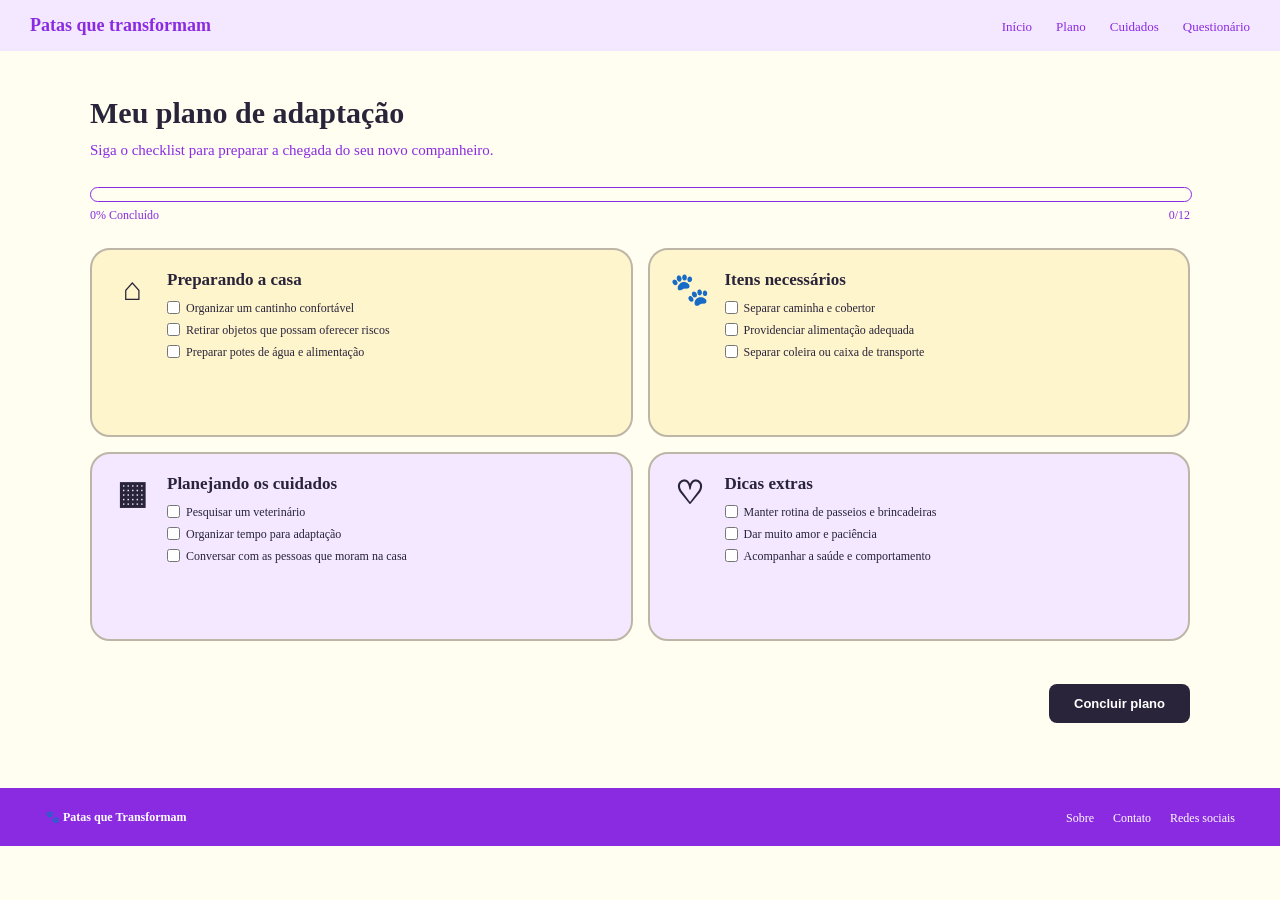
<file: plano.html>
<!DOCTYPE html>
<html lang="pt-br">
<head>
    <meta charset="UTF-8">
    <title>Plano</title>
    <link rel="stylesheet" href="styles.css">

</head>

<body>
    <header>
        <h2>Patas que transformam</h2>

        <nav>
            <a href="index.html">Início</a>
            <a href="plano.html">Plano</a>
            <a href="cuidados.html">Cuidados</a>
            <a href="questionario.html">Questionário</a>
        </nav>
    </header>

    

</body>
</html>

<main>

    <section id="area-plano">

        <!-- Titulo da pagina -->
        <div class="titulo-plano">
            <h1>Meu plano de adaptação</h1>

            <p>
                Siga o checklist para preparar a chegada do seu novo companheiro.
            </p>
        </div>

        <!-- Barra de progresso -->
        <div class="progresso-plano">

            <div class="barra-plano-fundo">
                <div id="barra-plano"></div>
            </div>

            <div class="informacao-progresso">
                <span id="texto-porcentagem">0% Concluído</span>
                <span id="texto-itens">0/12</span>
            </div>

        </div>

        <!-- Cartoes do checklist -->
        <div class="cartoes-plano">

            <!-- Preparando a casa -->
            <div class="cartao-plano cartao-amarelo">

                <div class="icone-plano">⌂</div>

                <div class="conteudo-cartao">

                    <h2>Preparando a casa</h2>

                    <label>
                        <input type="checkbox" class="item-plano">
                        Organizar um cantinho confortável
                    </label>

                    <label>
                        <input type="checkbox" class="item-plano">
                        Retirar objetos que possam oferecer riscos
                    </label>

                    <label>
                        <input type="checkbox" class="item-plano">
                        Preparar potes de água e alimentação
                    </label>

                </div>

            </div>

            <!-- Itens necessários -->
            <div class="cartao-plano cartao-amarelo">

                <div class="icone-plano">🐾</div>

                <div class="conteudo-cartao">

                    <h2>Itens necessários</h2>

                    <label>
                        <input type="checkbox" class="item-plano">
                        Separar caminha e cobertor
                    </label>

                    <label>
                        <input type="checkbox" class="item-plano">
                        Providenciar alimentação adequada
                    </label>

                    <label>
                        <input type="checkbox" class="item-plano">
                        Separar coleira ou caixa de transporte
                    </label>

                </div>

            </div>

            <!-- Planejando os cuidados -->
            <div class="cartao-plano cartao-lilas">

                <div class="icone-plano">▦</div>

                <div class="conteudo-cartao">

                    <h2>Planejando os cuidados</h2>

                    <label>
                        <input type="checkbox" class="item-plano">
                        Pesquisar um veterinário
                    </label>

                    <label>
                        <input type="checkbox" class="item-plano">
                        Organizar tempo para adaptação
                    </label>

                    <label>
                        <input type="checkbox" class="item-plano">
                        Conversar com as pessoas que moram na casa
                    </label>

                </div>

            </div>

            <!-- Dicas extras -->
            <div class="cartao-plano cartao-lilas">

                <div class="icone-plano">♡</div>

                <div class="conteudo-cartao">

                    <h2>Dicas extras</h2>

                    <label>
                        <input type="checkbox" class="item-plano">
                        Manter rotina de passeios e brincadeiras
                    </label>

                    <label>
                        <input type="checkbox" class="item-plano">
                        Dar muito amor e paciência
                    </label>

                    <label>
                        <input type="checkbox" class="item-plano">
                        Acompanhar a saúde e comportamento
                    </label>

                </div>

            </div>

        </div>

        <!-- Mensagem e botao -->
        <div class="final-plano">

            <p id="mensagem-plano"></p>

            <button type="button" id="botao-concluir-plano">
                Concluir plano
            </button>

        </div>

    </section>

</main>

    <footer>
        <p>🐾 Patas que Transformam</p>

        <nav>
            <a href="sobre.html">Sobre</a>
            <a href="contato.html">Contato</a>
            <a href="redes.html">Redes sociais</a>
        </nav>
    </footer>
<script src="js/plano.js"></script>
</file>
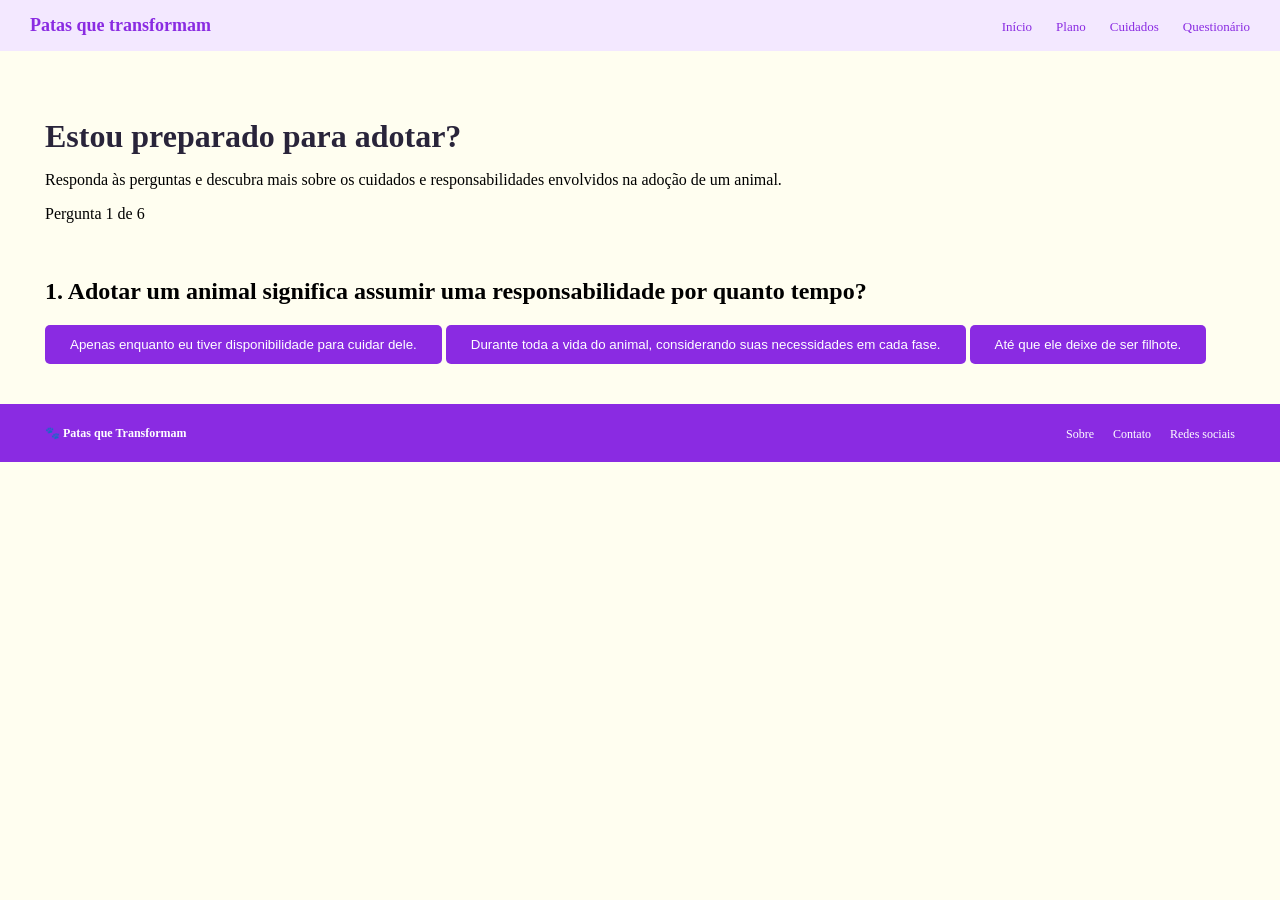
<file: questionario.html>
<!DOCTYPE html>
<html lang="pt-br">

<head>
    <meta charset="UTF-8">
    <meta name="viewport" content="width=device-width, initial-scale=1.0">
    <title>Questionário</title>
    <link rel="stylesheet" href="styles.css">
</head>

<body>

    <header>
        <h2>Patas que transformam</h2>

        <nav>
            <a href="index.html">Início</a>
            <a href="plano.html">Plano</a>
            <a href="cuidados.html">Cuidados</a>
            <a href="questionario.html">Questionário</a>
        </nav>
    </header>

    <main>

        <section id="area-questionario">

            <h1>Estou preparado para adotar?</h1>

            <p>
                Responda às perguntas e descubra mais sobre os cuidados
                e responsabilidades envolvidos na adoção de um animal.
            </p>

            <!-- Barra de progresso -->
            <div id="progresso-container">

                <p id="progresso-texto">Pergunta 1 de 6</p>

                <div id="barra-fundo">
                    <div id="barra-progresso"></div>
                </div>

            </div>

            <!-- Área onde as perguntas serão exibidas -->
            <div id="pergunta-container"></div>

            <!-- Área dos feedbacks -->
            <div id="feedback-container"></div>

            <!-- Área do resultado final -->
            <div id="resultado-container"></div>

        </section>

    </main>

    <footer>

        <p>🐾 Patas que Transformam</p>

        <nav>
            <a href="sobre.html">Sobre</a>
            <a href="contato.html">Contato</a>
            <a href="redes.html">Redes sociais</a>
        </nav>

    </footer>

    <!-- Arquivo JavaScript do questionário -->
    <script src="../js/questionario.js"></script>

</body>
</html>
</file>
<file: styles.css>
/* Cabeçalho */
        header {
            display: flex;
            align-items: center;
            justify-content: space-between;
            padding: 15px 30px;
            background-color: #f3e8ff;
        }

        header h2 {
            margin: 0;
            font-size: 18px;
            color: #8a2be2;
        }
        header h2 img {
            width: 22px;
            height: 22px;
            object-fit: contain;
            vertical-align: middle;
        }

        nav a {
            text-decoration: none;
            color: #8a2be2;
            margin-left: 20px;
            font-size: 13px;
        }

        /* Parte principal */
        main {
            padding: 40px 45px;
        }

        .inicio {
            padding: 35px 0;
            margin-bottom: 30px;
        }

        h1 {
            font-size: 32px;
            margin-bottom: 15px;
            color: #29243a;
        }

        .inicio p {
            font-size: 16px;
            color: #29243a;
            line-height: 1.6;
            max-width: 500px;
        }

        button {
            background-color: #8a2be2;
            color: white;
            border: none;
            padding: 12px 25px;
            border-radius: 5px;
            cursor: pointer;
        }

        button:hover {
            background-color: #6920ad;
        }

        /* Adoção responsável */
        .adocao {
            border-top: 1px solid #ddd;
            padding-top: 25px;
        }

        .adocao h2 {
            font-size: 22px;
            margin-bottom: 20px;
        }

        .cartoes {
            display: flex;
            gap: 15px;
        }

       .cartao {
            flex: 1;
            border: 1px solid #ddd;
            border-radius: 5px;
            padding: 20px 15px;
            text-align: center;

            display: flex;
            flex-direction: column;
            align-items: center;
        }

        /* Cores dos cartões */

        .cartao:nth-child(1) {
            background-color: #F3E8FF;
        }

        .cartao:nth-child(2) {
            background-color: #faf1bd;
        }

        .cartao:nth-child(3) {
            background-color: #F3E8FF;
        }

        /* Imagens dos cartões */

        .cartao img {
            width: 30px;
            height: 30px;
            object-fit: contain;
            display: block;
            margin-bottom: 8px;
        }

        .cartao h3 {
            font-size: 25px;
            margin: 0 0 10px;
            color: #454d54;
        }

        .cartao h4 {
            font-size: 15px;
            margin: 0 0 10px;
            color: #29243a;
        }

        .cartao p {
            font-size: 13px;
            color: #29243a;
            margin: 0;
        }

        /* Sobre o projeto */

        .sobre-projeto {
            margin-top: 50px;
            padding: 30px;
            border-top: 1px solid #ddd;
        }

        .sobre-projeto h2 {
            font-size: 22px;
            color: #29243a;
            margin-bottom: 15px;
        }

        .sobre-projeto p {
            font-size: 15px;
            color: #29243a;
            line-height: 1.8;
            max-width: 900px;
        }

        /* Rodapé */
        footer {
            display: flex;
            align-items: center;
            justify-content: space-between;
            padding: 20px 45px;
            background-color: #8a2be2;
        }

        footer p {
            margin: 0;
            font-size: 12px;
            font-weight: bold;
            color: white;
        }

        footer a {
            text-decoration: none;
            color: white;
            font-size: 12px;
            margin-left: 15px;
        }

        footer p img {
            width: 22px;
            height: 22px;
            object-fit: contain;
            vertical-align: middle;
        }

        body {
            background-color: #fffef0;
            margin: 0;
        }

/* ========================================
   TELA 4 - PLANO DE ADAPTACAO
   PATAS QUE TRANSFORMAM
======================================== */

#area-plano {
    max-width: 1100px;
    margin: 0 auto;
    padding: 5px 0 25px;
    color: #29243A;
}

/* Titulo */

#area-plano .titulo-plano {
    margin-bottom: 25px;
}

#area-plano .titulo-plano h1 {
    color: #29243A;
    font-size: 30px;
    font-weight: bold;
    margin: 0 0 8px;
}

#area-plano .titulo-plano p {
    color: #8A2BE2;
    font-size: 15px;
    margin: 0;
    line-height: 1.6;
}

/* ========================================
   PROGRESSO
======================================== */

#area-plano .progresso-plano {
    margin-bottom: 25px;
}

#area-plano .barra-plano-fundo {
    width: 100%;
    height: 13px;
    border: 1px solid #8A2BE2;
    border-radius: 20px;
    background-color: #FFFEF0;
    overflow: hidden;
}

#area-plano #barra-plano {
    width: 0%;
    height: 100%;
    background-color: #FFD700;
    border-radius: 20px;
    transition: width 0.4s ease;
}

#area-plano .informacao-progresso {
    display: flex;
    justify-content: space-between;
    margin-top: 6px;
    color: #8A2BE2;
    font-size: 12px;
}

/* ========================================
   CARTOES
======================================== */

#area-plano .cartoes-plano {
    display: grid;
    grid-template-columns: repeat(2, minmax(0, 1fr));
    gap: 15px;
}

#area-plano .cartao-plano {
    display: flex;
    align-items: flex-start;
    gap: 15px;
    padding: 20px;
    border: 2px solid #BDB5A6;
    border-radius: 20px;
    min-height: 145px;
}

/* Cartoes amarelos */

#area-plano .cartao-amarelo {
    background-color: #FFF5CC;
}

/* Cartoes lilas */

#area-plano .cartao-lilas {
    background-color: #F3E8FF;
}

/* ========================================
   ICONES
======================================== */

#area-plano .icone-plano {
    min-width: 40px;
    font-size: 32px;
    font-weight: bold;
    color: #29243A;
    text-align: center;
    line-height: 1.2;
}

/* ========================================
   CONTEUDO DOS CARTOES
======================================== */

#area-plano .conteudo-cartao {
    flex: 1;
}

#area-plano .conteudo-cartao h2 {
    color: #29243A;
    font-size: 17px;
    margin: 0 0 10px;
    font-weight: bold;
}

/* Checklist */

#area-plano .conteudo-cartao label {
    display: flex;
    align-items: flex-start;
    gap: 6px;
    margin-bottom: 5px;
    color: #29243A;
    font-size: 12px;
    line-height: 1.4;
    cursor: pointer;
}

#area-plano .conteudo-cartao input[type="checkbox"] {
    width: 13px;
    height: 13px;
    margin: 1px 0 0;
    accent-color: #8A2BE2;
    cursor: pointer;
    flex-shrink: 0;
}

/* Item concluido */

#area-plano .conteudo-cartao label:has(input:checked) {
    text-decoration: line-through;
    opacity: 0.65;
}

/* ========================================
   BOTAO CONCLUIR
======================================== */

#area-plano .final-plano {
    display: flex;
    flex-direction: column;
    align-items: flex-end;
    margin-top: 15px;
}

#area-plano #mensagem-plano {
    width: 100%;
    text-align: center;
    color: #8A2BE2;
    font-size: 14px;
    font-weight: bold;
}

#area-plano #botao-concluir-plano {
    background-color: #29243A;
    color: #FFFFFF;
    border: none;
    border-radius: 8px;
    padding: 12px 25px;
    font-size: 13px;
    font-weight: bold;
    cursor: pointer;
    transition: 0.3s;
}

#area-plano #botao-concluir-plano:hover {
    background-color: #8A2BE2;
}

/* ========================================
   RESPONSIVIDADE
======================================== */

@media (max-width: 700px) {

    #area-plano {
        padding: 5px 0 20px;
    }

    #area-plano .titulo-plano h1 {
        font-size: 24px;
    }

    #area-plano .cartoes-plano {
        grid-template-columns: 1fr;
    }

    #area-plano .cartao-plano {
        padding: 17px;
    }

    #area-plano .conteudo-cartao label {
        font-size: 13px;
    }

    #area-plano .final-plano {
        align-items: stretch;
    }

    #area-plano #botao-concluir-plano {
        width: 100%;
    }
}
/* =====================================
   GUIA DE CUIDADOS
   PALETA OFICIAL DO PROJETO
===================================== */

:root {
    --amarelo: #FFD700;
    --amarelo-pastel: #FFF1B8;
    --roxo: #8A2BE2;
    --lilas: #F3E8FF;
    --creme: #FFFEF0;
    --roxo-escuro: #29243A;
}


/* =====================================
   CONTEÚDO PRINCIPAL
===================================== */

.conteudo-cuidados {
    max-width: 1000px;
    margin: 40px auto;
    padding: 20px;
    color: var(--roxo-escuro);
}


/* =====================================
   TÍTULO E INTRODUÇÃO
===================================== */

.introducao-cuidados {
    margin-bottom: 30px;
    text-align: center;
}

.introducao-cuidados h1 {
    color: var(--roxo-escuro);
    font-size: 28px;
    margin-bottom: 10px;
}

.introducao-cuidados p {
    color: var(--roxo-escuro);
    font-size: 15px;
    line-height: 1.6;
    max-width: 600px;
    margin: 0 auto;
}


/* =====================================
   ORGANIZAÇÃO DOS CARTÕES
===================================== */

.lista-cuidados {
    display: grid;
    grid-template-columns: repeat(2, 1fr);
    gap: 18px;
}


/* =====================================
   CARTÕES DE CUIDADOS
===================================== */

.card-cuidado {
    border: 1px solid rgba(41, 36, 58, 0.15);
    border-radius: 18px;
    overflow: hidden;
    transition: box-shadow 0.3s ease;
}

/* Cartões alternados */

.card-cuidado:nth-child(odd) {
    background-color: var(--lilas);
}

.card-cuidado:nth-child(even) {
    background-color: var(--amarelo-pastel);
}

/* Efeito ao passar o mouse */

.card-cuidado:hover {
    box-shadow: 0 4px 12px rgba(41, 36, 58, 0.12);
}

/* Cartão aberto ocupa a linha inteira */

.card-cuidado[open] {
    grid-column: 1 / -1;
}


/* =====================================
   PARTE CLICÁVEL DO CARTÃO
===================================== */

.card-cuidado summary {
    display: flex;
    align-items: center;
    gap: 14px;
    padding: 15px;
    cursor: pointer;
    list-style: none;
    min-height: 85px;
}

/* Remove a setinha padrão do navegador */

.card-cuidado summary::-webkit-details-marker {
    display: none;
}

.card-cuidado summary::marker {
    content: "";
}


/* =====================================
   IMAGENS PNG
===================================== */

.card-cuidado summary img {
    width: 60px;
    height: 60px;
    object-fit: contain;
    flex-shrink: 0;
}


/* =====================================
   TÍTULOS E DESCRIÇÕES DOS CARTÕES
===================================== */

.texto-card {
    flex: 1;
}

.texto-card h2 {
    color: var(--roxo-escuro);
    font-size: 17px;
    margin: 0 0 5px;
}

.texto-card p {
    color: var(--roxo-escuro);
    font-size: 13px;
    line-height: 1.5;
    margin: 0;
}


/* =====================================
   SETINHA INTERATIVA
===================================== */

.seta {
    color: var(--roxo);
    font-size: 27px;
    font-weight: bold;
    transition: transform 0.3s ease;
    flex-shrink: 0;
}

/* Gira a setinha quando abrir */

.card-cuidado[open] .seta {
    transform: rotate(180deg);
}


/* =====================================
   CONTEÚDO EXPANDIDO
===================================== */

.informacoes-cuidado {
    background-color: var(--creme);
    color: var(--roxo-escuro);
    padding: 22px;
    border-top: 1px solid rgba(41, 36, 58, 0.15);
    line-height: 1.7;
}

.informacoes-cuidado h3 {
    color: var(--roxo);
    font-size: 18px;
    margin: 18px 0 8px;
}

.informacoes-cuidado h3:first-child {
    margin-top: 0;
}

.informacoes-cuidado p {
    font-size: 14px;
    margin-bottom: 14px;
}

.informacoes-cuidado ul {
    padding-left: 22px;
    margin-bottom: 16px;
}

.informacoes-cuidado li {
    font-size: 14px;
    margin-bottom: 9px;
}

.informacoes-cuidado strong {
    color: var(--roxo-escuro);
}


/* =====================================
   CAIXAS DE DICAS
===================================== */

.dica {
    background-color: var(--lilas);
    border-left: 4px solid var(--roxo);
    padding: 15px;
    border-radius: 10px;
    margin-top: 18px;
}


/* =====================================
   ADAPTAÇÃO PARA CELULARES
===================================== */

@media (max-width: 650px) {

    .conteudo-cuidados {
        padding: 15px;
        margin: 20px auto;
    }

    .introducao-cuidados h1 {
        font-size: 24px;
    }

    .lista-cuidados {
        grid-template-columns: 1fr;
        gap: 14px;
    }

    .card-cuidado[open] {
        grid-column: auto;
    }

    .card-cuidado summary {
        padding: 12px;
        gap: 10px;
    }

    .card-cuidado summary img {
        width: 50px;
        height: 50px;
    }

    .texto-card h2 {
        font-size: 16px;
    }

    .texto-card p {
        font-size: 12px;
    }

    .informacoes-cuidado {
        padding: 17px;
    }

}


/* =====================================
   GUIA DE CUIDADOS
   PALETA OFICIAL DO PROJETO
===================================== */

:root {
    --amarelo: #FFD700;
    --amarelo-pastel: #FFF1B8;
    --roxo: #8A2BE2;
    --lilas: #F3E8FF;
    --creme: #FFFEF0;
    --roxo-escuro: #29243A;
}


/* =====================================
   CONTEÚDO PRINCIPAL
===================================== */

.conteudo-cuidados {
    max-width: 1000px;
    margin: 40px auto;
    padding: 20px;
    color: var(--roxo-escuro);
}


/* =====================================
   TÍTULO E INTRODUÇÃO
===================================== */

.introducao-cuidados {
    margin-bottom: 30px;
    text-align: center;
}

.introducao-cuidados h1 {
    color: var(--roxo-escuro);
    font-size: 28px;
    margin-bottom: 10px;
}

.introducao-cuidados p {
    color: var(--roxo-escuro);
    font-size: 15px;
    line-height: 1.6;
    max-width: 600px;
    margin: 0 auto;
}


/* =====================================
   ORGANIZAÇÃO DOS CARTÕES
===================================== */

.lista-cuidados {
    display: flex;
    flex-direction: column;
    gap: 18px;
    width: 100%;
}


/* =====================================
   CARTÕES DE CUIDADOS
===================================== */

.card-cuidado {
    width: 100%;
    box-sizing: border-box;
    border: 1px solid rgba(41, 36, 58, 0.12);
    border-radius: 18px;
    overflow: hidden;
    transition: box-shadow 0.3s ease;
}

/* Cartões roxos: 1º, 3º e 5º */

.card-cuidado:nth-child(odd) {
    background-color: var(--lilas);
}

/* Cartões amarelos: 2º e 4º */

.card-cuidado:nth-child(even) {
    background-color: var(--amarelo-pastel);
}

/* Efeito ao passar o mouse */

.card-cuidado:hover {
    box-shadow: 0 4px 12px rgba(41, 36, 58, 0.12);
}


/* =====================================
   PARTE CLICÁVEL DO CARTÃO
===================================== */

.card-cuidado summary {
    display: flex;
    align-items: center;
    gap: 14px;
    padding: 15px;
    cursor: pointer;
    list-style: none;
    min-height: 85px;
}

/* Remove a setinha padrão do navegador */

.card-cuidado summary::-webkit-details-marker {
    display: none;
}

.card-cuidado summary::marker {
    content: "";
}


/* =====================================
   IMAGENS PNG
===================================== */

.card-cuidado summary img {
    width: 60px;
    height: 60px;
    object-fit: contain;
    flex-shrink: 0;
}


/* =====================================
   TÍTULOS E DESCRIÇÕES DOS CARTÕES
===================================== */

.texto-card {
    flex: 1;
}

.texto-card h2 {
    color: var(--roxo-escuro);
    font-size: 17px;
    margin: 0 0 5px;
}

.texto-card p {
    color: var(--roxo-escuro);
    font-size: 13px;
    line-height: 1.5;
    margin: 0;
}

/* =====================================
   SETINHA INTERATIVA
===================================== */

.seta {
    display: flex;
    align-items: center;
    justify-content: center;

    width: 32px;
    height: 32px;

    border-radius: 50%;
    background-color: rgba(138, 43, 226, 0.08);

    color: var(--roxo);
    font-size: 0;

    flex-shrink: 0;
    transition: transform 0.3s ease,
                background-color 0.3s ease;
}

/* Desenha uma setinha moderna */

.seta::before {
    content: "";

    width: 8px;
    height: 8px;

    border-right: 2px solid currentColor;
    border-bottom: 2px solid currentColor;

    transform: rotate(45deg);
    margin-top: -4px;

    transition: transform 0.3s ease;
}

/* Gira quando o cartão estiver aberto */

.card-cuidado[open] .seta {
    background-color: rgba(138, 43, 226, 0.15);
}

.card-cuidado[open] .seta::before {
    transform: rotate(225deg);
    margin-top: 4px;
}

/* =====================================
   CONTEÚDO EXPANDIDO
===================================== */

.informacoes-cuidado {
    background-color: var(--creme);
    color: var(--roxo-escuro);
    padding: 22px;
    border-top: 1px solid rgba(41, 36, 58, 0.15);
    line-height: 1.7;
}

.informacoes-cuidado h3 {
    color: var(--roxo);
    font-size: 18px;
    margin: 18px 0 8px;
}

.informacoes-cuidado h3:first-child {
    margin-top: 0;
}

.informacoes-cuidado p {
    font-size: 14px;
    margin-bottom: 14px;
}

.informacoes-cuidado ul {
    padding-left: 22px;
    margin-bottom: 16px;
}

.informacoes-cuidado li {
    font-size: 14px;
    margin-bottom: 9px;
}

.informacoes-cuidado strong {
    color: var(--roxo-escuro);
}


/* =====================================
   CAIXAS DE DICAS
===================================== */

.dica {
    background-color: var(--lilas);
    border-left: 4px solid var(--roxo);
    padding: 15px;
    border-radius: 10px;
    margin-top: 18px;
}


/* =====================================
   ADAPTAÇÃO PARA CELULARES
===================================== */

@media (max-width: 650px) {

    .conteudo-cuidados {
        padding: 15px;
        margin: 20px auto;
    }

    .introducao-cuidados h1 {
        font-size: 24px;
    }

    .lista-cuidados {
        display: flex;
        flex-direction: column;
        gap: 14px;
    }

    .card-cuidado {
        width: 100%;
    }

    .card-cuidado summary {
        padding: 12px;
        gap: 10px;
    }

    .card-cuidado summary img {
        width: 50px;
        height: 50px;
    }

    .texto-card h2 {
        font-size: 16px;
    }

    .texto-card p {
        font-size: 12px;
    }

    .informacoes-cuidado {
        padding: 17px;
    }

}
</file>
